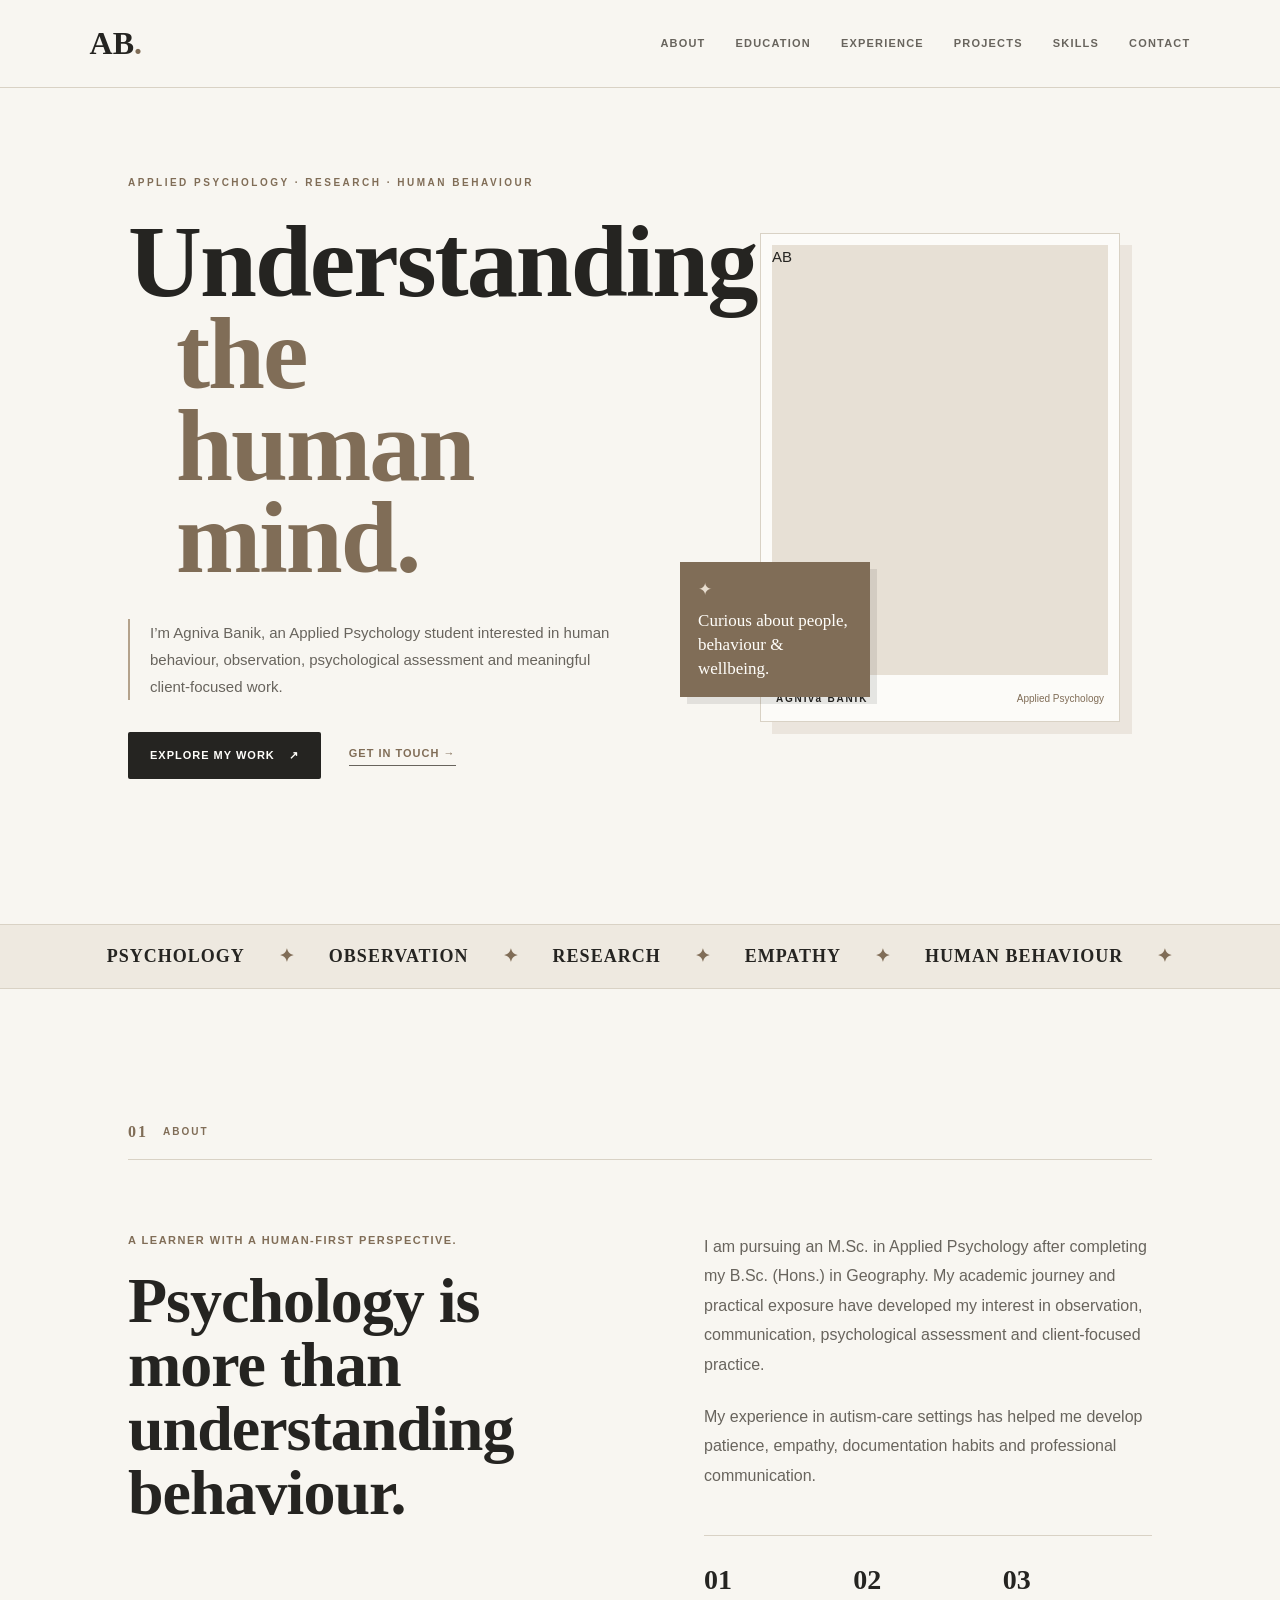
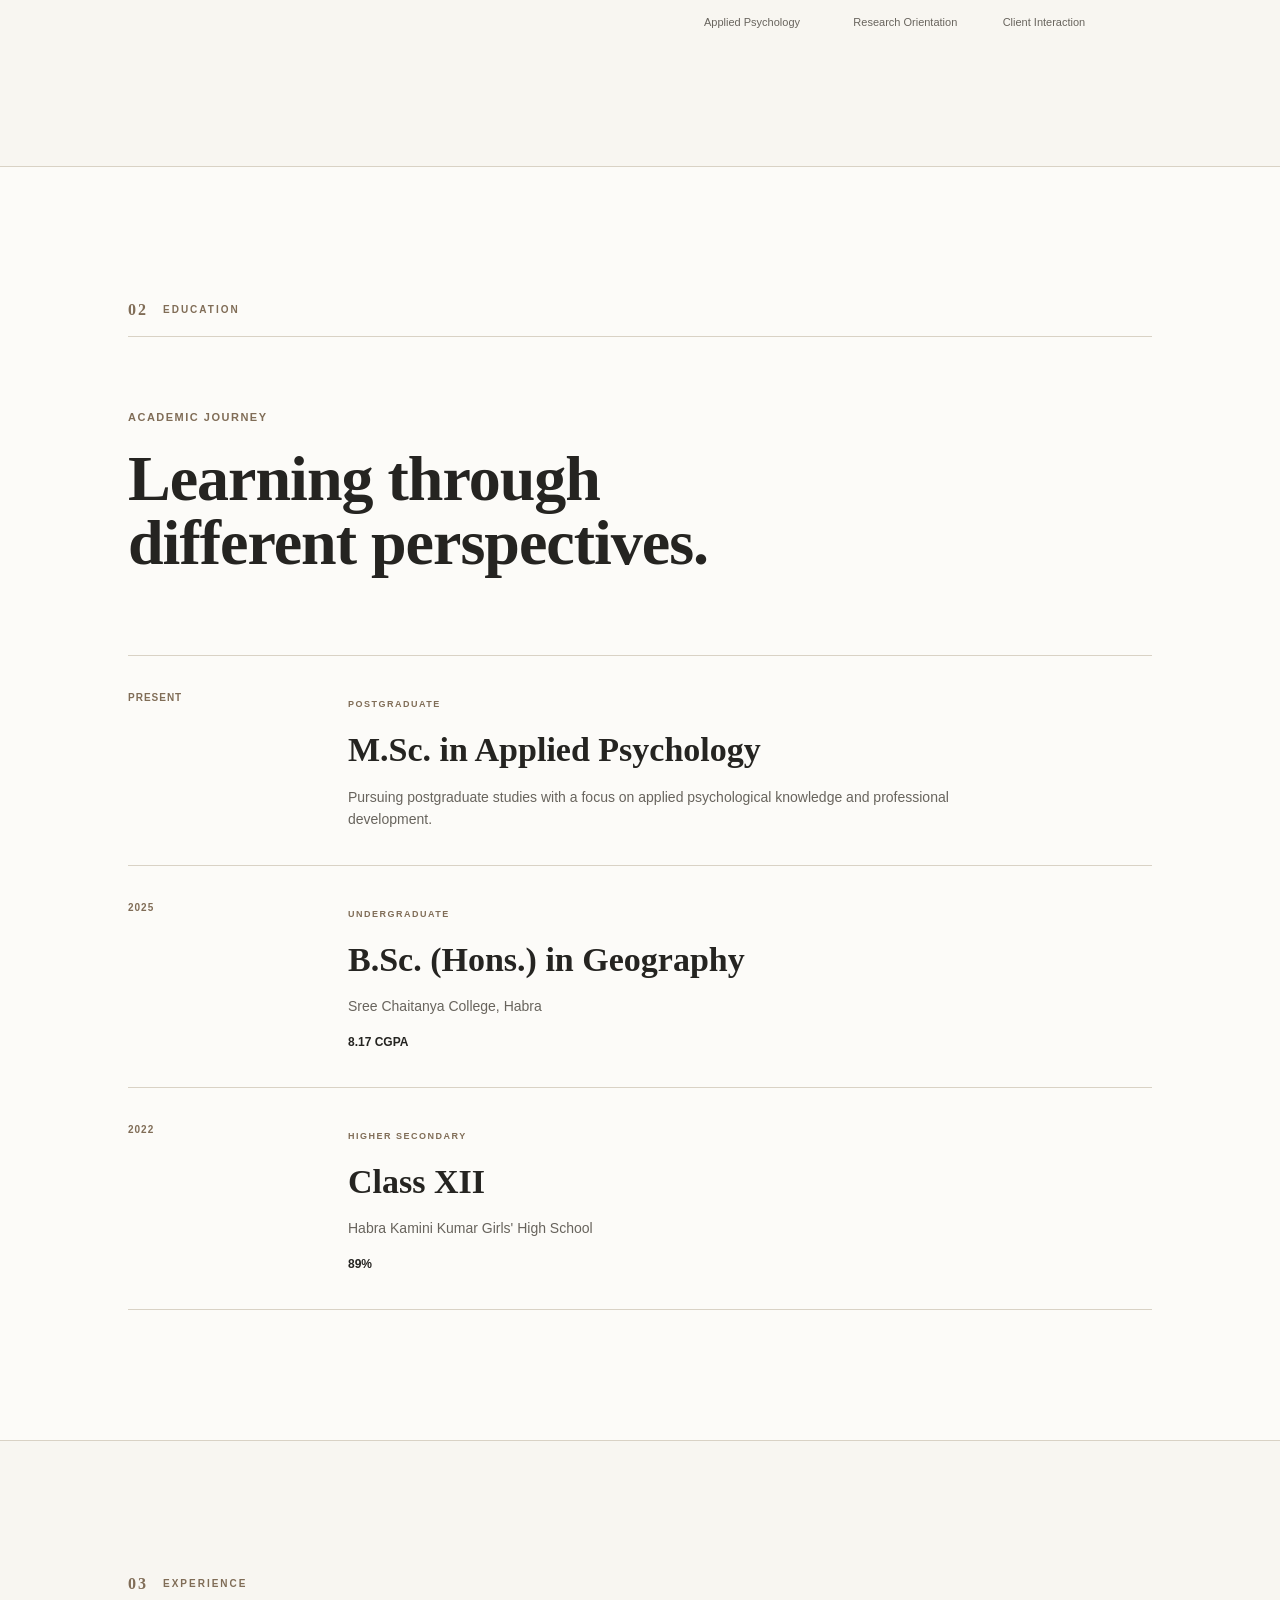
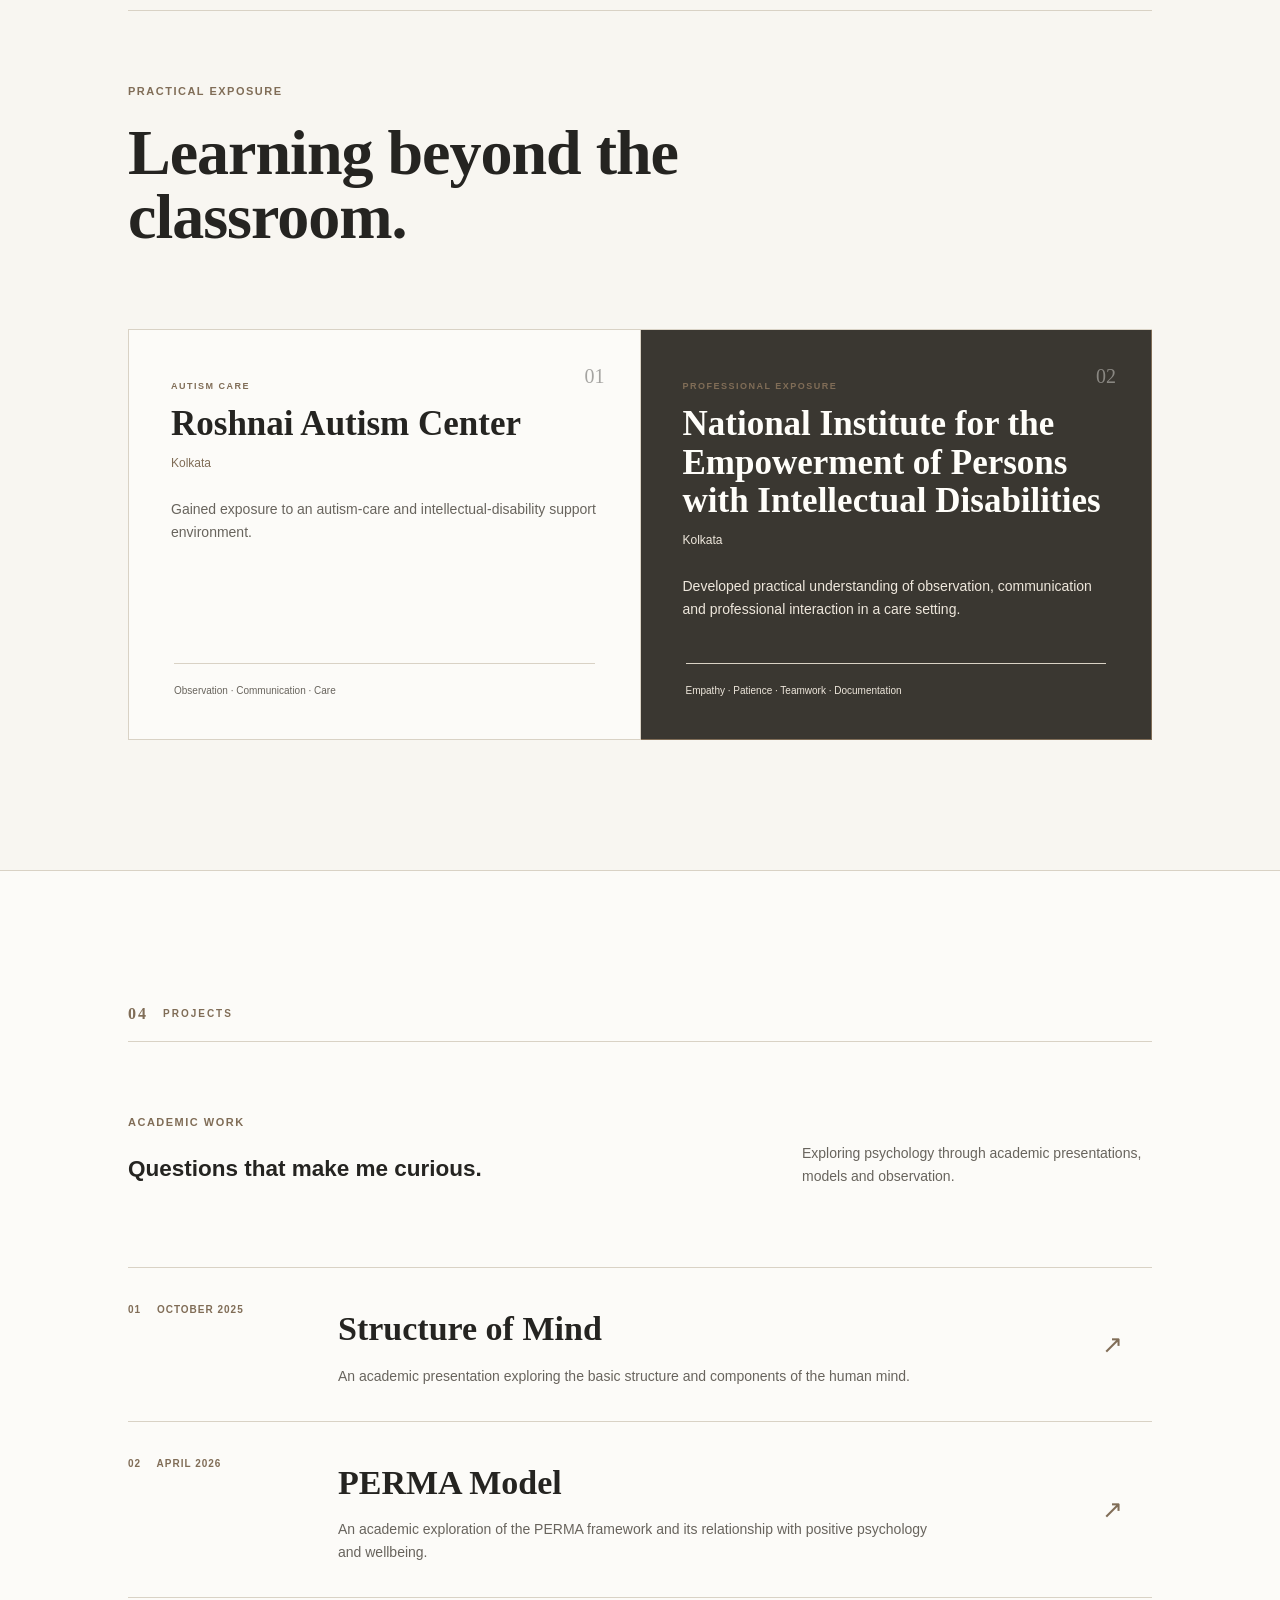
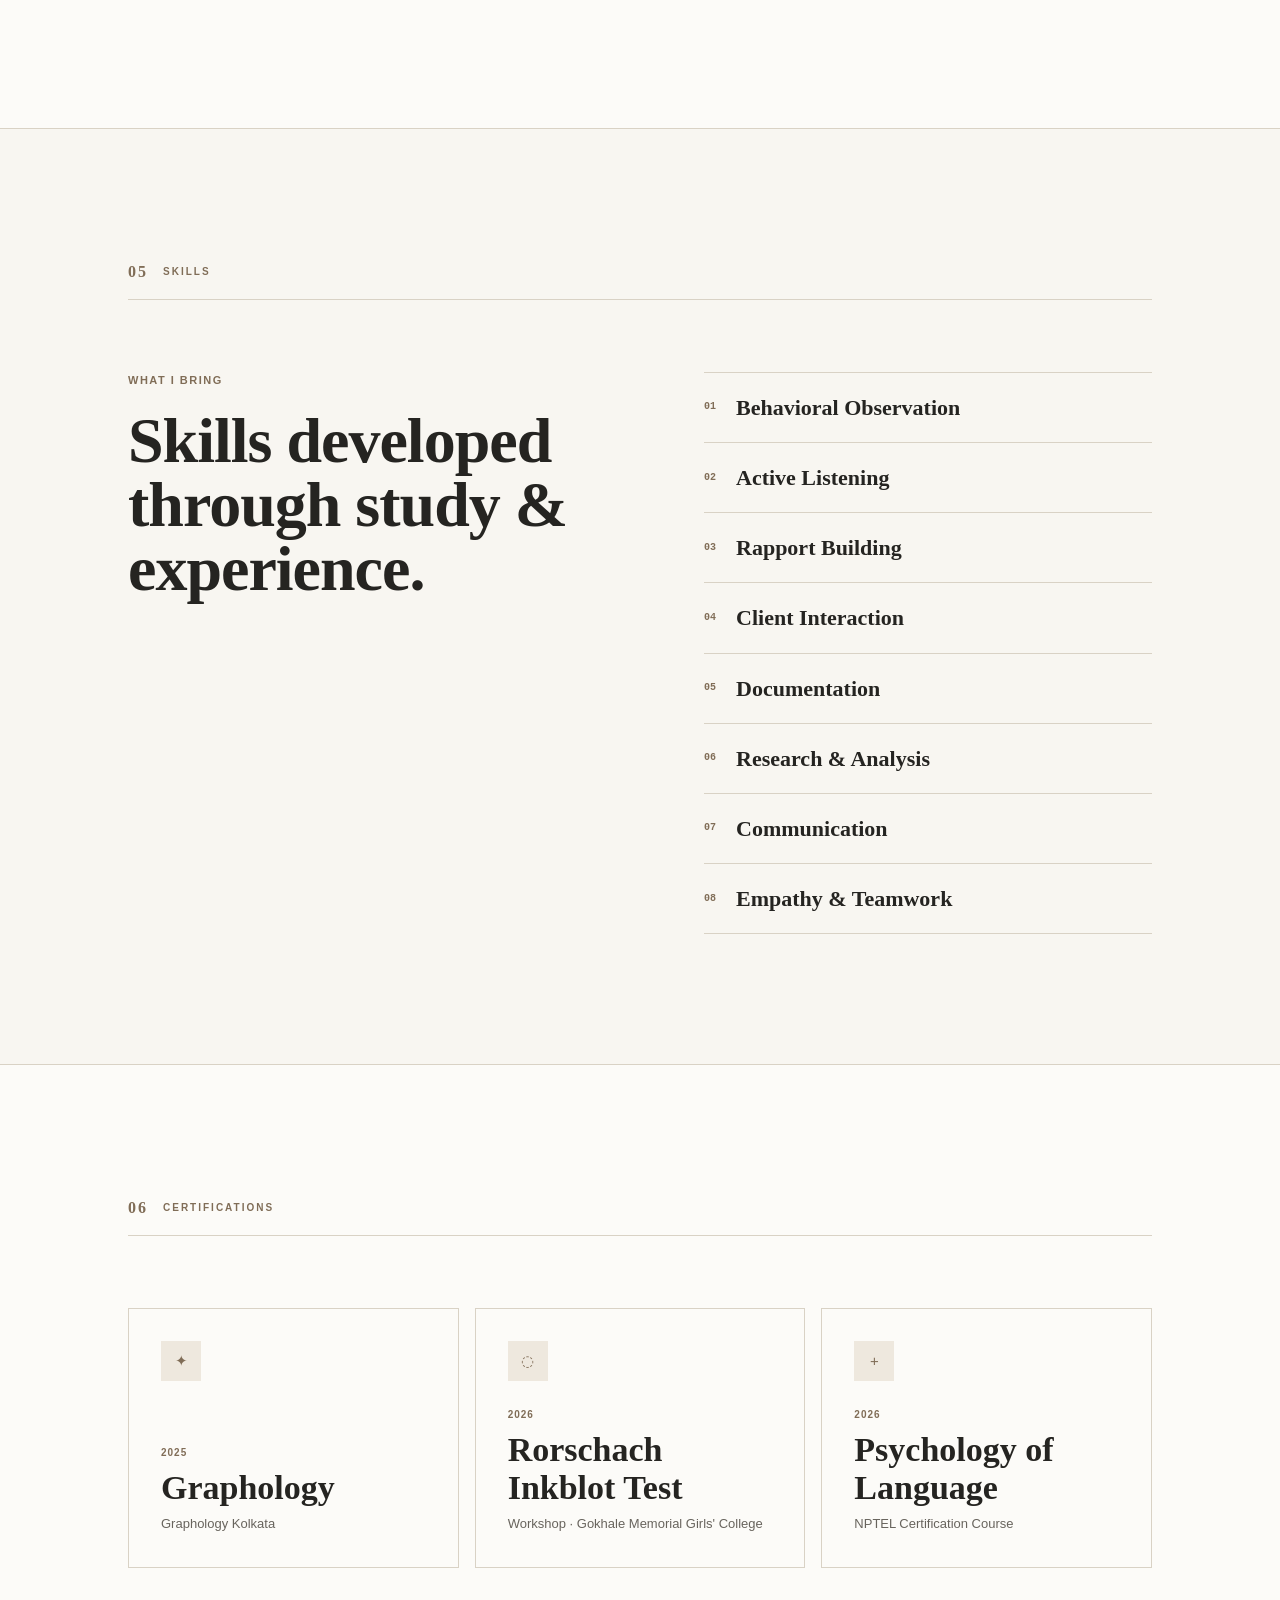
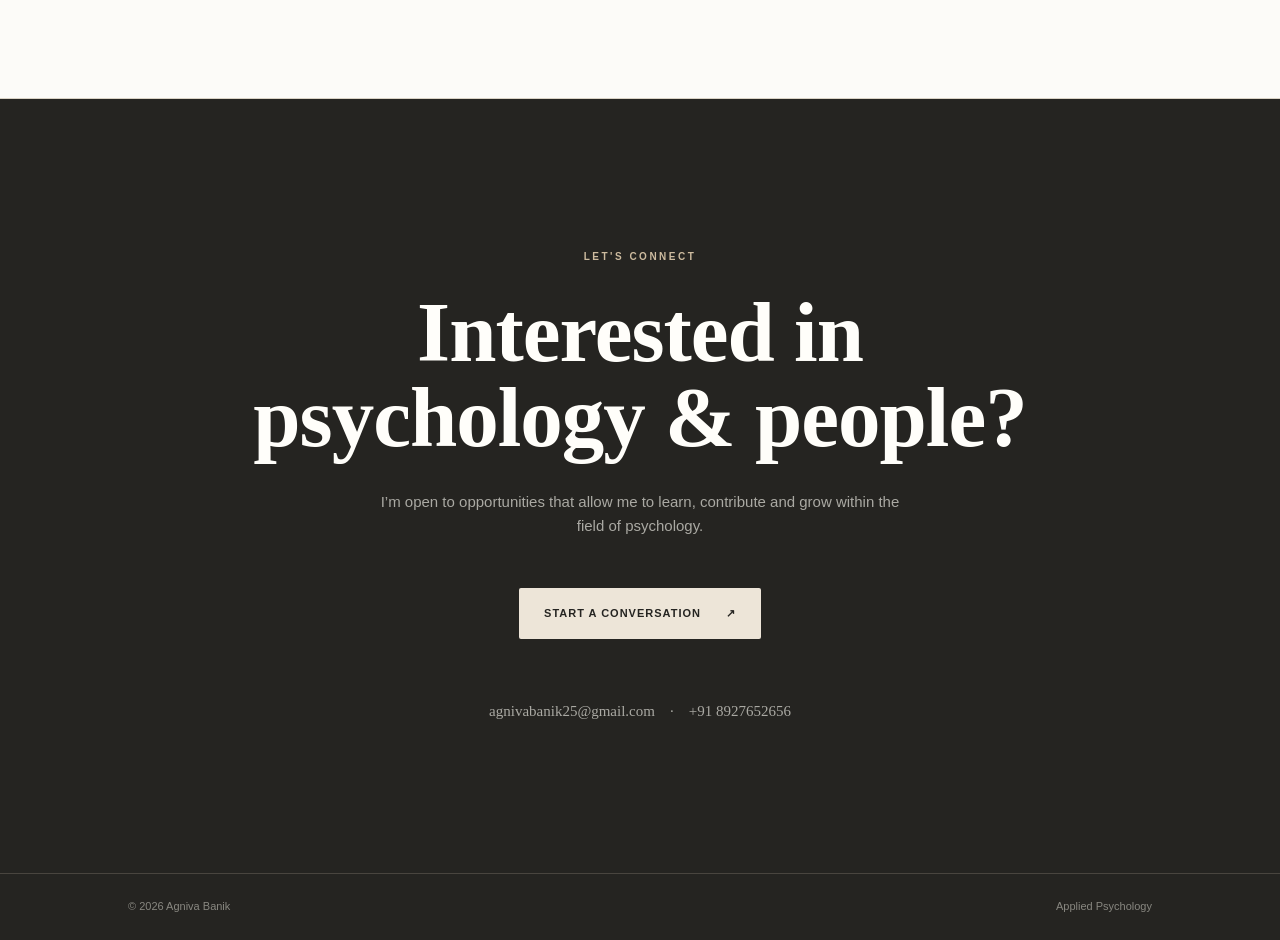
<file: index.html>
<!DOCTYPE html>
<html lang="en">
<head>
    <meta charset="UTF-8">
    <meta name="viewport" content="width=device-width, initial-scale=1.0">

    <title>Agniva Banik — Applied Psychology</title>

    <meta
        name="description"
        content="Agniva Banik — Applied Psychology student, psychology trainee and aspiring mental health professional."
    >

    <link rel="stylesheet" href="style.css">

    <!-- Google Font -->
    <link rel="preconnect" href="https://fonts.googleapis.com">
    <link rel="preconnect" href="https://fonts.gstatic.com" crossorigin>

    <link
        href="https://fonts.googleapis.com/css2?family=DM+Sans:wght@400;500;600&family=Playfair+Display:wght@500;600&display=swap"
        rel="stylesheet"
    >
</head>

<body>

    <!-- ================= NAVBAR ================= -->

    <header class="navbar">

        <a href="#home" class="logo">
            AB<span>.</span>
        </a>

        <nav class="nav-links" id="navLinks">
            <a href="#about">About</a>
            <a href="#education">Education</a>
            <a href="#experience">Experience</a>
            <a href="#projects">Projects</a>
            <a href="#skills">Skills</a>
            <a href="#contact">Contact</a>
        </nav>

        <button class="menu-btn" id="menuBtn" aria-label="Open menu">
            <span></span>
            <span></span>
        </button>

    </header>


    <!-- ================= HERO ================= -->

    <main>

        <section class="hero" id="home">

            <div class="hero-content reveal">

                <p class="eyebrow">
                    APPLIED PSYCHOLOGY · RESEARCH · HUMAN BEHAVIOUR
                </p>

                <h1>
                    Understanding<br>
                    <span>the human mind.</span>
                </h1>

                <p class="hero-description">
                    I’m Agniva Banik, an Applied Psychology student
                    interested in human behaviour, observation,
                    psychological assessment and meaningful
                    client-focused work.
                </p>

                <div class="hero-buttons">

                    <a href="#experience" class="btn btn-dark">
                        Explore my work
                        <span>↗</span>
                    </a>

                    <a href="#contact" class="text-link">
                        Get in touch →
                    </a>

                </div>

            </div>


            <div class="hero-visual reveal">

                <div class="portrait-card">

                    <div class="portrait-placeholder">
                        <span>AB</span>
                    </div>

                    <div class="portrait-info">
                        <span>AGNIva BANIK</span>
                        <small>Applied Psychology</small>
                    </div>

                </div>

                <div class="floating-note">
                    <span>✦</span>
                    Curious about people,
                    behaviour & wellbeing.
                </div>

            </div>

        </section>


        <!-- ================= MARQUEE ================= -->

        <section class="marquee-section">

            <div class="marquee">

                <span>PSYCHOLOGY</span>
                <i>✦</i>

                <span>OBSERVATION</span>
                <i>✦</i>

                <span>RESEARCH</span>
                <i>✦</i>

                <span>EMPATHY</span>
                <i>✦</i>

                <span>HUMAN BEHAVIOUR</span>
                <i>✦</i>

            </div>

        </section>


        <!-- ================= ABOUT ================= -->

        <section class="section about" id="about">

            <div class="section-label reveal">
                <span>01</span>
                ABOUT
            </div>

            <div class="about-grid">

                <div class="section-heading reveal">

                    <p class="small-title">
                        A learner with a human-first perspective.
                    </p>

                    <h2>
                        Psychology is more than
                        understanding behaviour.
                    </h2>

                </div>

                <div class="about-text reveal">

                    <p>
                        I am pursuing an M.Sc. in Applied Psychology
                        after completing my B.Sc. (Hons.) in Geography.
                        My academic journey and practical exposure have
                        developed my interest in observation,
                        communication, psychological assessment and
                        client-focused practice.
                    </p>

                    <p>
                        My experience in autism-care settings has helped
                        me develop patience, empathy, documentation
                        habits and professional communication.
                    </p>

                    <div class="about-facts">

                        <div>
                            <strong>01</strong>
                            <span>Applied Psychology</span>
                        </div>

                        <div>
                            <strong>02</strong>
                            <span>Research Orientation</span>
                        </div>

                        <div>
                            <strong>03</strong>
                            <span>Client Interaction</span>
                        </div>

                    </div>

                </div>

            </div>

        </section>


        <!-- ================= EDUCATION ================= -->

        <section class="section education" id="education">

            <div class="section-label reveal">
                <span>02</span>
                EDUCATION
            </div>

            <div class="section-intro reveal">

                <p class="small-title">Academic journey</p>

                <h2>
                    Learning through
                    different perspectives.
                </h2>

            </div>

            <div class="timeline">

                <article class="timeline-item reveal">

                    <div class="timeline-year">
                        PRESENT
                    </div>

                    <div class="timeline-content">

                        <span class="tag">POSTGRADUATE</span>

                        <h3>
                            M.Sc. in Applied Psychology
                        </h3>

                        <p>
                            Pursuing postgraduate studies with a focus
                            on applied psychological knowledge and
                            professional development.
                        </p>

                    </div>

                </article>


                <article class="timeline-item reveal">

                    <div class="timeline-year">
                        2025
                    </div>

                    <div class="timeline-content">

                        <span class="tag">UNDERGRADUATE</span>

                        <h3>
                            B.Sc. (Hons.) in Geography
                        </h3>

                        <p>
                            Sree Chaitanya College, Habra
                        </p>

                        <strong class="grade">
                            8.17 CGPA
                        </strong>

                    </div>

                </article>


                <article class="timeline-item reveal">

                    <div class="timeline-year">
                        2022
                    </div>

                    <div class="timeline-content">

                        <span class="tag">HIGHER SECONDARY</span>

                        <h3>
                            Class XII
                        </h3>

                        <p>
                            Habra Kamini Kumar Girls' High School
                        </p>

                        <strong class="grade">
                            89%
                        </strong>

                    </div>

                </article>

            </div>

        </section>


        <!-- ================= EXPERIENCE ================= -->

        <section class="section experience" id="experience">

            <div class="section-label reveal">
                <span>03</span>
                EXPERIENCE
            </div>

            <div class="section-intro reveal">

                <p class="small-title">
                    Practical exposure
                </p>

                <h2>
                    Learning beyond
                    the classroom.
                </h2>

            </div>


            <div class="experience-grid">

                <article class="experience-card reveal">

                    <div class="card-number">
                        01
                    </div>

                    <span class="tag">
                        AUTISM CARE
                    </span>

                    <h3>
                        Roshnai Autism Center
                    </h3>

                    <p class="location">
                        Kolkata
                    </p>

                    <p>
                        Gained exposure to an autism-care and
                        intellectual-disability support environment.
                    </p>

                    <div class="card-line"></div>

                    <span class="card-footer">
                        Observation · Communication · Care
                    </span>

                </article>


                <article class="experience-card featured reveal">

                    <div class="card-number">
                        02
                    </div>

                    <span class="tag">
                        PROFESSIONAL EXPOSURE
                    </span>

                    <h3>
                        National Institute for the
                        Empowerment of Persons with
                        Intellectual Disabilities
                    </h3>

                    <p class="location">
                        Kolkata
                    </p>

                    <p>
                        Developed practical understanding of
                        observation, communication and professional
                        interaction in a care setting.
                    </p>

                    <div class="card-line"></div>

                    <span class="card-footer">
                        Empathy · Patience · Teamwork · Documentation
                    </span>

                </article>

            </div>

        </section>


        <!-- ================= PROJECTS ================= -->

        <section class="section projects" id="projects">

            <div class="section-label reveal">
                <span>04</span>
                PROJECTS
            </div>

            <div class="projects-heading reveal">

                <div>
                    <p class="small-title">
                        Academic work
                    </p>

                    <h2>
                        Questions that
                        make me curious.
                    </h2>
                </div>

                <p>
                    Exploring psychology through academic
                    presentations, models and observation.
                </p>

            </div>


            <div class="project-list">

                <article class="project reveal">

                    <div class="project-meta">
                        <span>01</span>
                        OCTOBER 2025
                    </div>

                    <div class="project-main">

                        <h3>
                            Structure of Mind
                        </h3>

                        <p>
                            An academic presentation exploring the
                            basic structure and components of the
                            human mind.
                        </p>

                    </div>

                    <div class="project-arrow">
                        ↗
                    </div>

                </article>


                <article class="project reveal">

                    <div class="project-meta">
                        <span>02</span>
                        APRIL 2026
                    </div>

                    <div class="project-main">

                        <h3>
                            PERMA Model
                        </h3>

                        <p>
                            An academic exploration of the PERMA
                            framework and its relationship with
                            positive psychology and wellbeing.
                        </p>

                    </div>

                    <div class="project-arrow">
                        ↗
                    </div>

                </article>

            </div>

        </section>


        <!-- ================= SKILLS ================= -->

        <section class="section skills" id="skills">

            <div class="section-label reveal">
                <span>05</span>
                SKILLS
            </div>

            <div class="skills-grid">

                <div class="skills-heading reveal">

                    <p class="small-title">
                        What I bring
                    </p>

                    <h2>
                        Skills developed
                        through study & experience.
                    </h2>

                </div>


                <div class="skills-list reveal">

                    <div class="skill">
                        <span>01</span>
                        Behavioral Observation
                    </div>

                    <div class="skill">
                        <span>02</span>
                        Active Listening
                    </div>

                    <div class="skill">
                        <span>03</span>
                        Rapport Building
                    </div>

                    <div class="skill">
                        <span>04</span>
                        Client Interaction
                    </div>

                    <div class="skill">
                        <span>05</span>
                        Documentation
                    </div>

                    <div class="skill">
                        <span>06</span>
                        Research & Analysis
                    </div>

                    <div class="skill">
                        <span>07</span>
                        Communication
                    </div>

                    <div class="skill">
                        <span>08</span>
                        Empathy & Teamwork
                    </div>

                </div>

            </div>

        </section>


        <!-- ================= CERTIFICATIONS ================= -->

        <section class="section certifications">

            <div class="section-label reveal">
                <span>06</span>
                CERTIFICATIONS
            </div>

            <div class="cert-grid">

                <article class="cert-card reveal">

                    <div class="cert-icon">
                        ✦
                    </div>

                    <span>2025</span>

                    <h3>
                        Graphology
                    </h3>

                    <p>
                        Graphology Kolkata
                    </p>

                </article>


                <article class="cert-card reveal">

                    <div class="cert-icon">
                        ◌
                    </div>

                    <span>2026</span>

                    <h3>
                        Rorschach Inkblot Test
                    </h3>

                    <p>
                        Workshop · Gokhale Memorial Girls' College
                    </p>

                </article>


                <article class="cert-card reveal">

                    <div class="cert-icon">
                        +
                    </div>

                    <span>2026</span>

                    <h3>
                        Psychology of Language
                    </h3>

                    <p>
                        NPTEL Certification Course
                    </p>

                </article>

            </div>

        </section>


        <!-- ================= CONTACT ================= -->

        <section class="contact-section" id="contact">

            <div class="contact-inner reveal">

                <p class="eyebrow">
                    LET'S CONNECT
                </p>

                <h2>
                    Interested in
                    psychology & people?
                </h2>

                <p>
                    I’m open to opportunities that allow me to
                    learn, contribute and grow within the field
                    of psychology.
                </p>

                <a
                    href="mailto:agnivabanik25@gmail.com"
                    class="contact-button"
                >
                    Start a conversation
                    <span>↗</span>
                </a>

                <div class="contact-details">

                    <a href="mailto:agnivabanik25@gmail.com">
                        agnivabanik25@gmail.com
                    </a>

                    <span>·</span>

                    <a href="tel:+918927652656">
                        +91 8927652656
                    </a>

                </div>

            </div>

        </section>

    </main>


    <!-- ================= FOOTER ================= -->

    <footer>

        <div>
            © <span id="year"></span> Agniva Banik
        </div>

        <div>
            Applied Psychology
        </div>

    </footer>


    <script src="logic.js"></script>

</body>
</html>
</file>
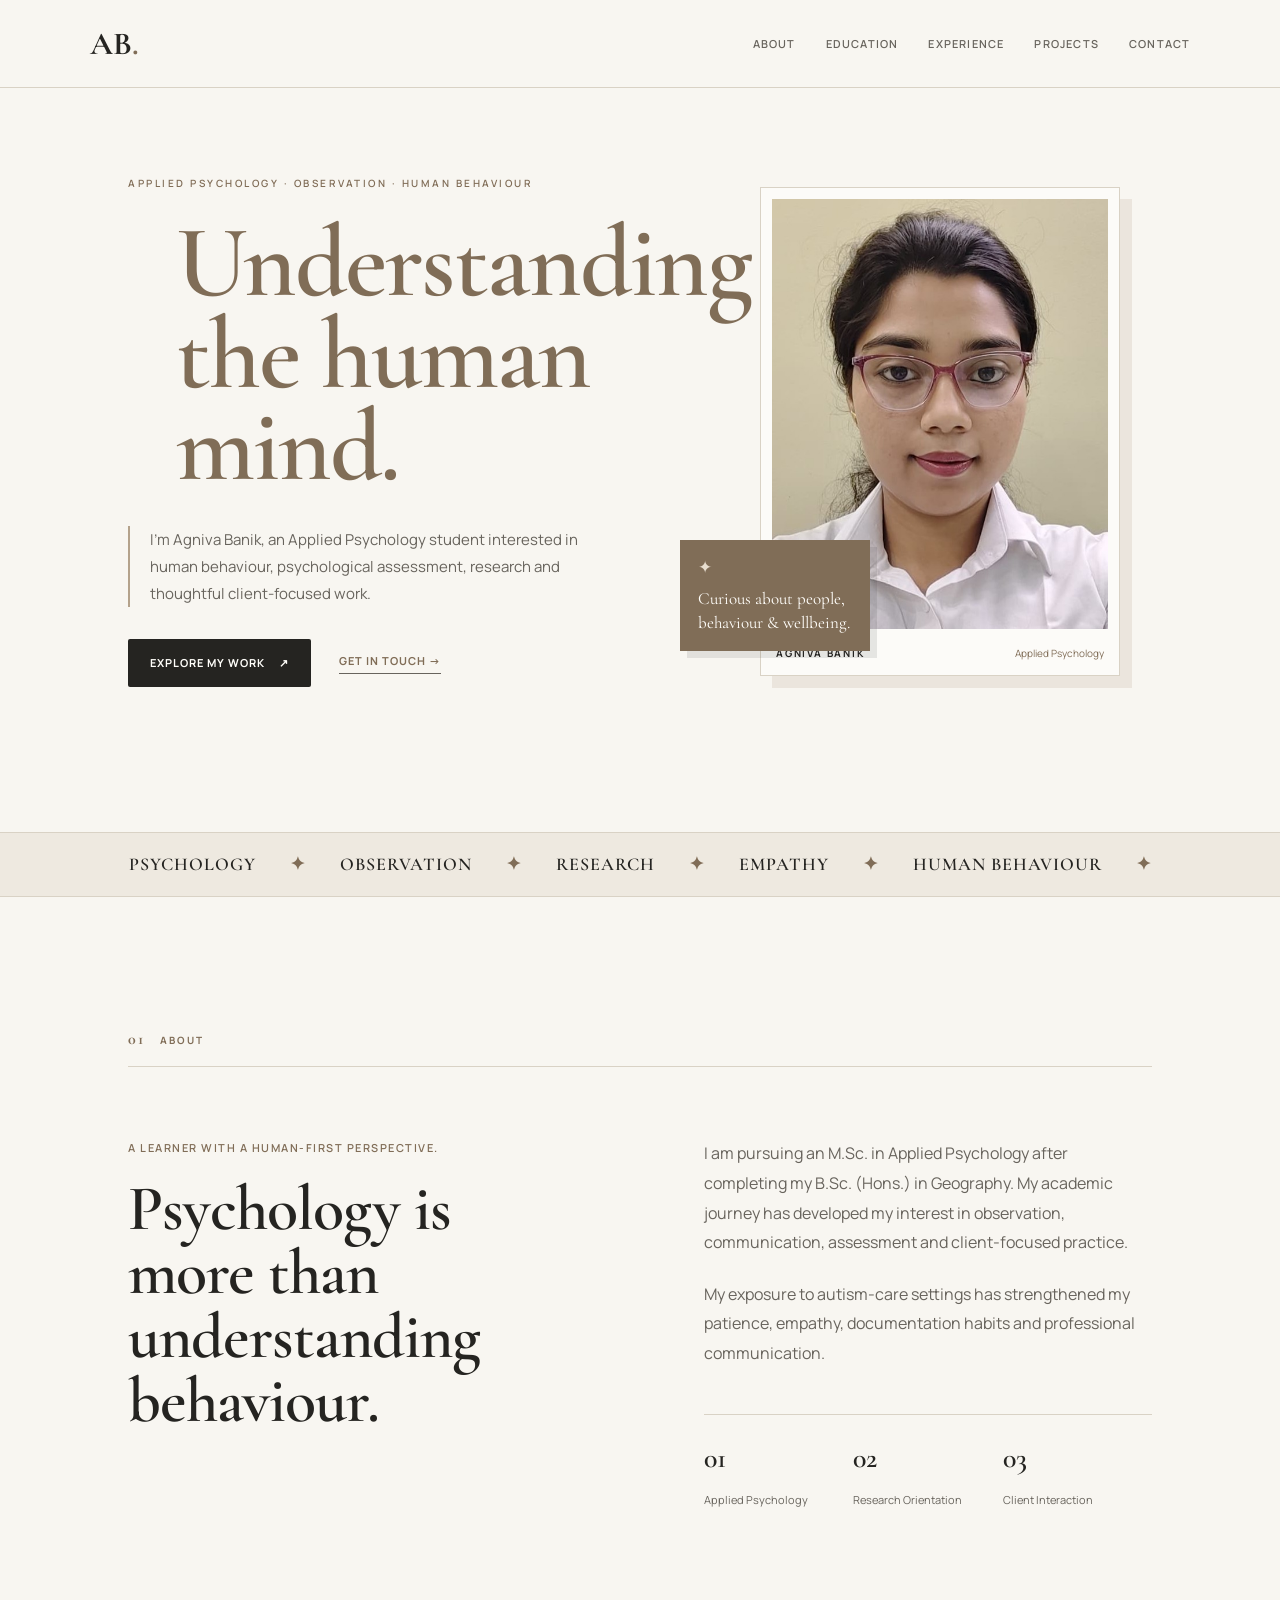
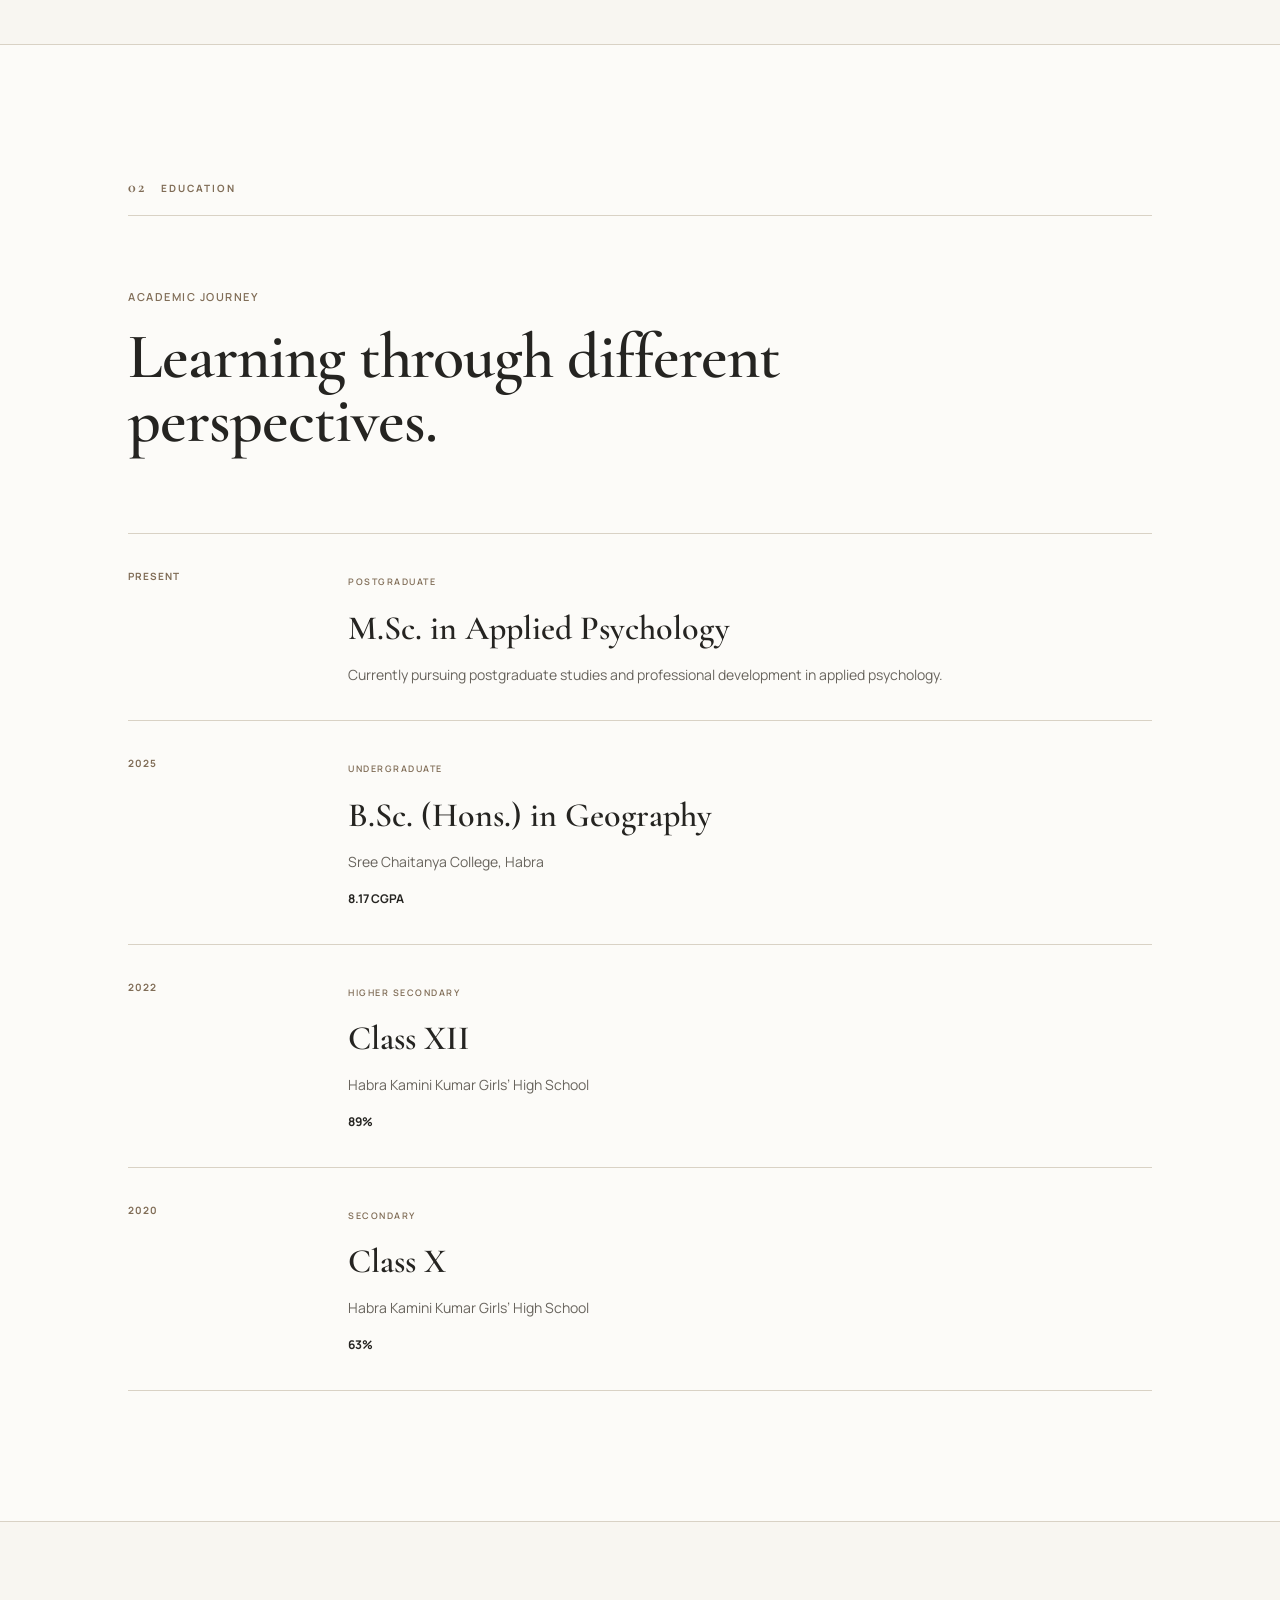
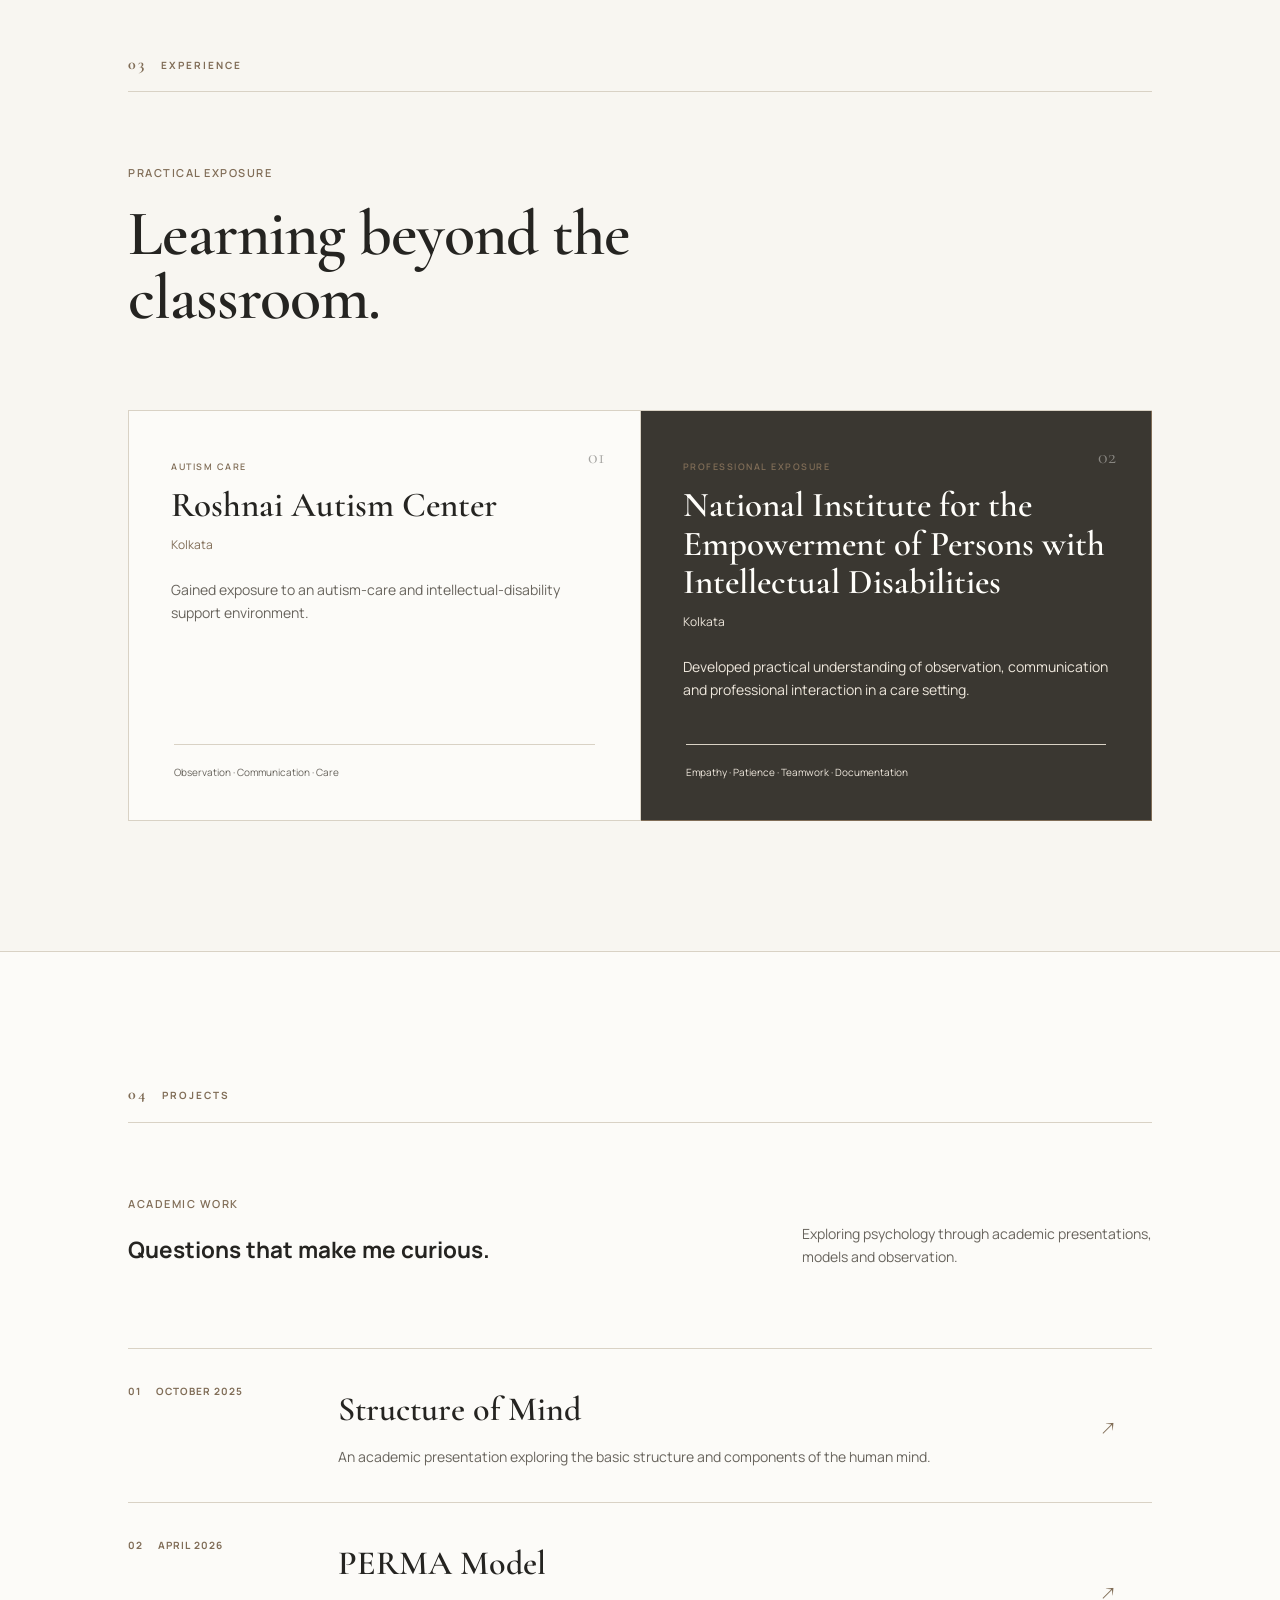
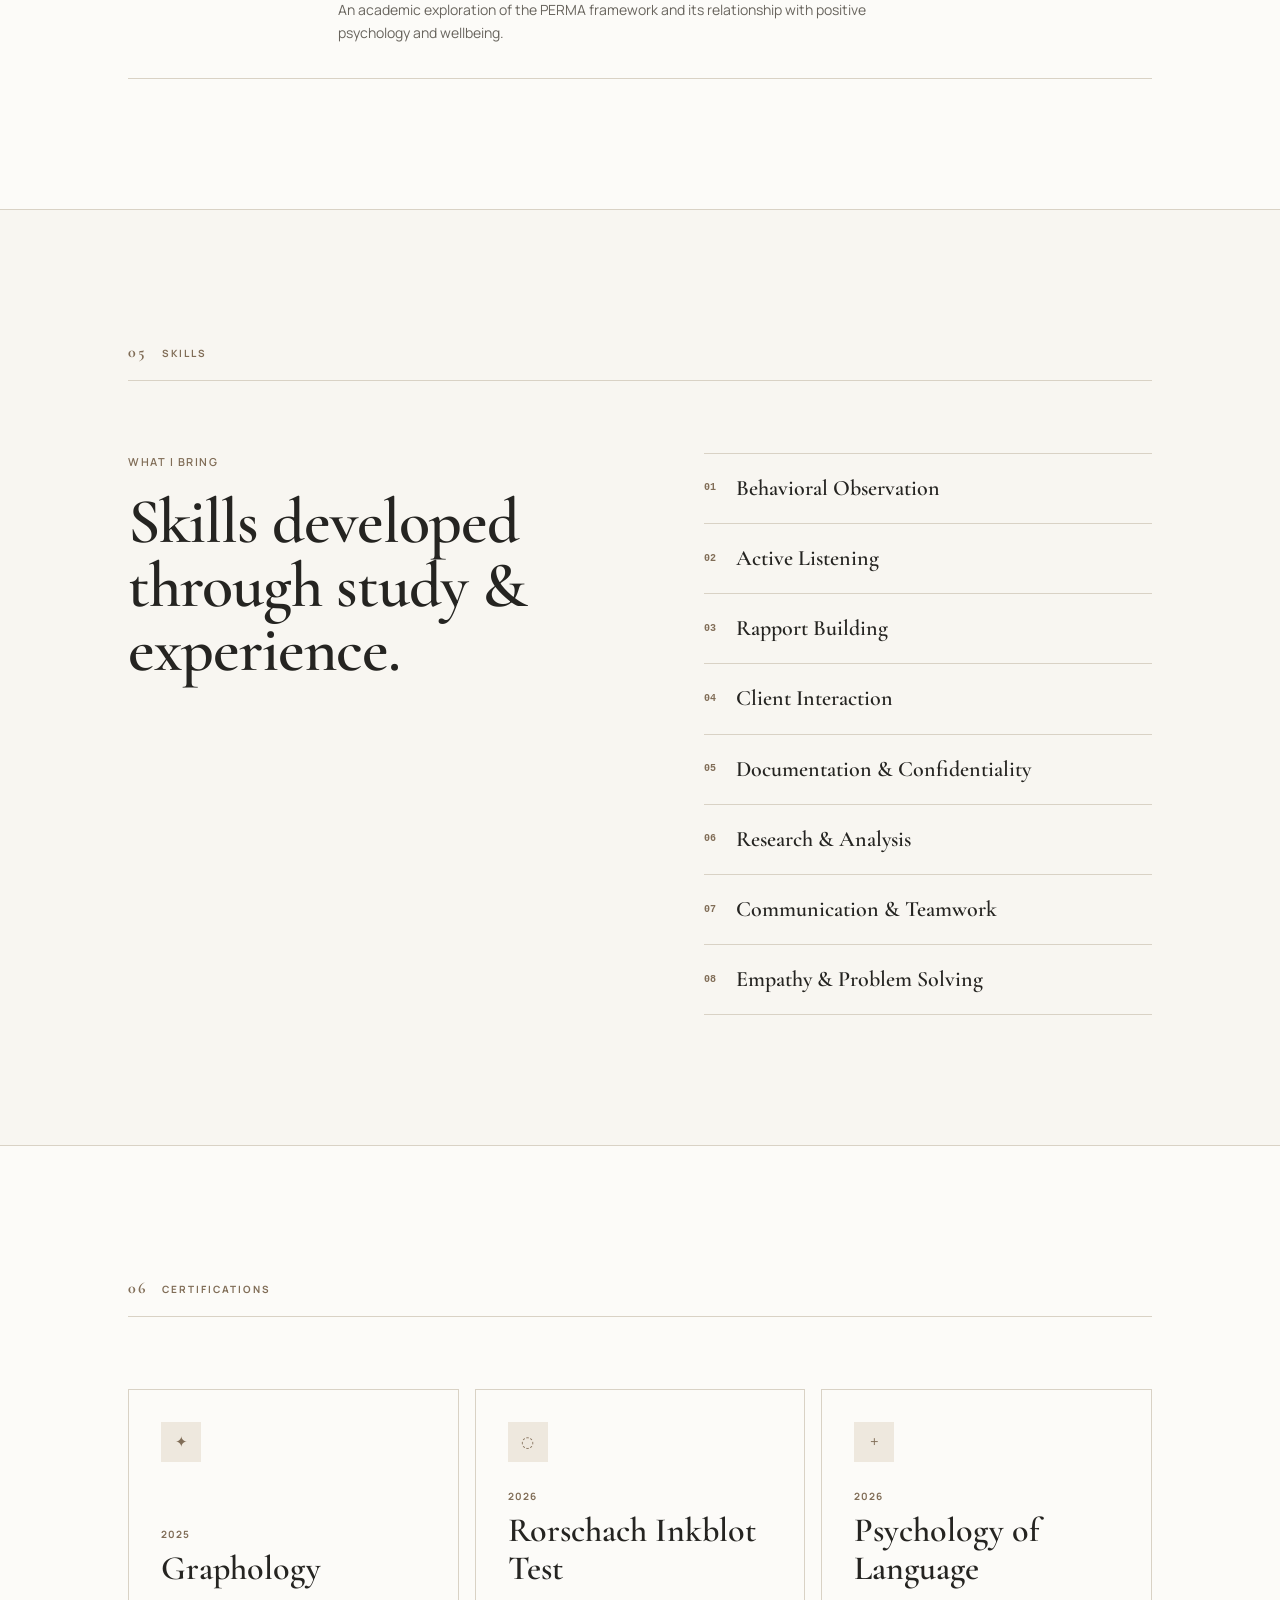
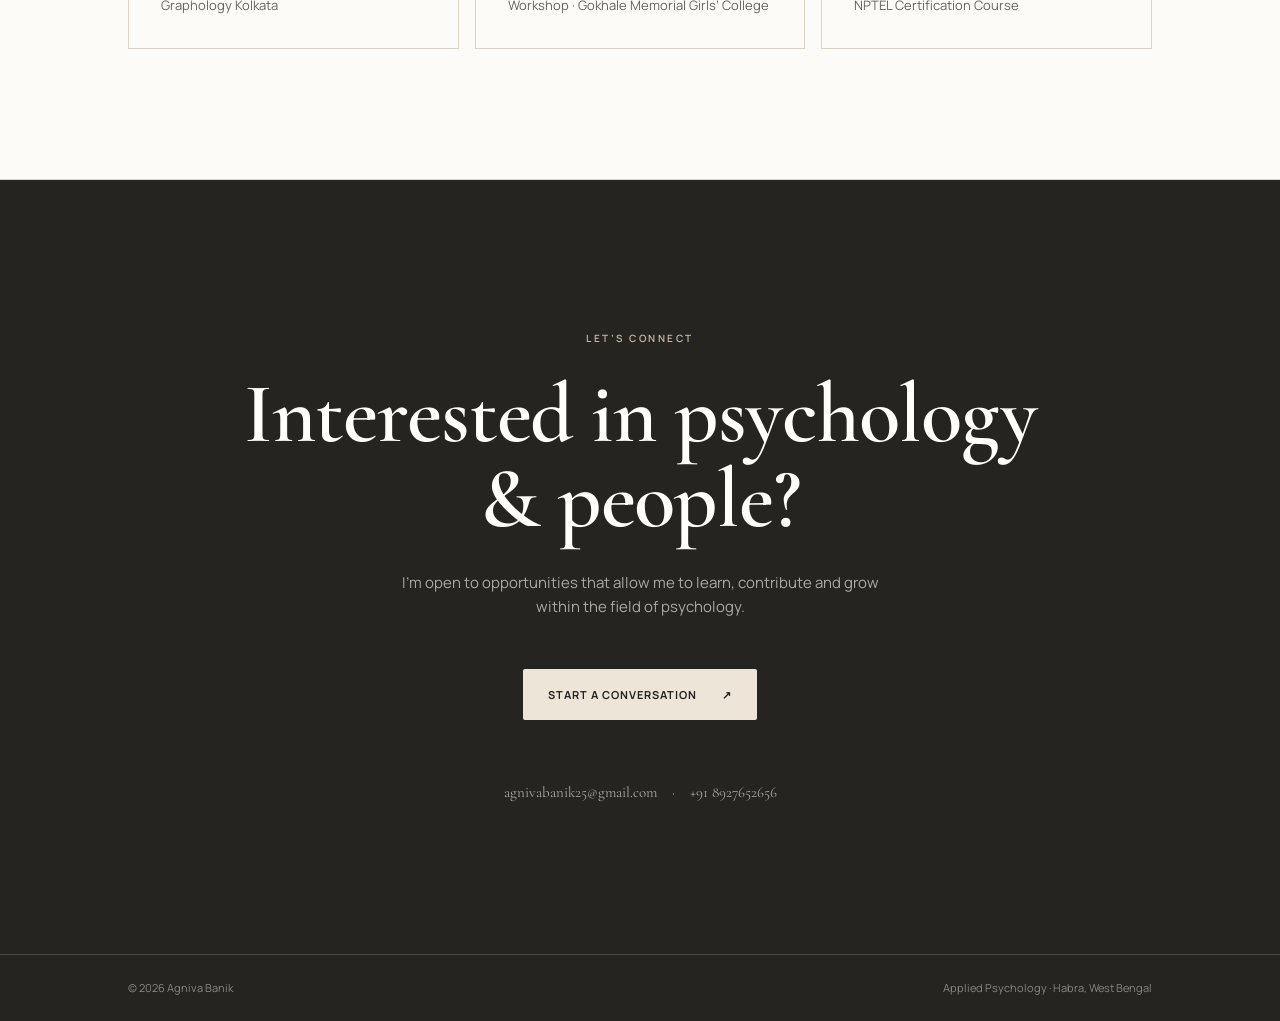
<file: 1.html>
<!DOCTYPE html>
<html lang="en">
<head>
	<meta charset="UTF-8">
	<meta name="viewport" content="width=device-width, initial-scale=1.0">
	<meta name="description" content="Agniva Banik — Applied Psychology student and aspiring mental health professional.">
	<title>Agniva Banik | Applied Psychology</title>
	<link rel="preconnect" href="https://fonts.googleapis.com">
	<link rel="preconnect" href="https://fonts.gstatic.com" crossorigin>
	<link href="https://fonts.googleapis.com/css2?family=Cormorant+Garamond:wght@500;600;700&family=Manrope:wght@400;500;600;700&display=swap" rel="stylesheet">
	<link rel="stylesheet" href="style.css">
</head>
<body>
	<header class="navbar">
		<a class="logo" href="#home">AB<span>.</span></a>
		<nav class="nav-links" id="navLinks" aria-label="Primary navigation">
			<a href="#about">About</a><a href="#education">Education</a><a href="#experience">Experience</a><a href="#projects">Projects</a><a href="#contact">Contact</a>
		</nav>
		<button class="menu-btn" id="menuBtn" type="button" aria-label="Open menu" aria-expanded="false"><span></span><span></span></button>
	</header>
	<main>
		<section class="hero" id="home">
			<div class="hero-content reveal"><p class="eyebrow">APPLIED PSYCHOLOGY · OBSERVATION · HUMAN BEHAVIOUR</p><h1><span class="hero-heading-first">Understanding</span><br><span>the human mind.</span></h1><p class="hero-description">I’m Agniva Banik, an Applied Psychology student interested in human behaviour, psychological assessment, research and thoughtful client-focused work.</p><div class="hero-buttons"><a class="btn btn-dark" href="#experience">Explore my work <span>↗</span></a><a class="text-link" href="mailto:agnivabanik25@gmail.com">Get in touch →</a></div></div>
			<div class="hero-visual reveal"><div class="portrait-card"><div class="portrait-placeholder"><img src="image/agniva-profile.jpeg" alt="Portrait of Agniva Banik"></div><div class="portrait-info"><span>AGNIVA BANIK</span><small>Applied Psychology</small></div></div><div class="floating-note"><span>✦</span>Curious about people, behaviour &amp; wellbeing.</div></div>
		</section>
		<section class="marquee-section" aria-label="Areas of interest"><div class="marquee"><span>PSYCHOLOGY</span><i>✦</i><span>OBSERVATION</span><i>✦</i><span>RESEARCH</span><i>✦</i><span>EMPATHY</span><i>✦</i><span>HUMAN BEHAVIOUR</span><i>✦</i></div></section>
		<section class="section about" id="about"><div class="section-label reveal"><span>01</span> ABOUT</div><div class="about-grid"><div class="section-heading reveal"><p class="small-title">A learner with a human-first perspective.</p><h2>Psychology is more than understanding behaviour.</h2></div><div class="about-text reveal"><p>I am pursuing an M.Sc. in Applied Psychology after completing my B.Sc. (Hons.) in Geography. My academic journey has developed my interest in observation, communication, assessment and client-focused practice.</p><p>My exposure to autism-care settings has strengthened my patience, empathy, documentation habits and professional communication.</p><div class="about-facts"><div><strong>01</strong><span>Applied Psychology</span></div><div><strong>02</strong><span>Research Orientation</span></div><div><strong>03</strong><span>Client Interaction</span></div></div></div></div></section>
		<section class="section education" id="education"><div class="section-label reveal"><span>02</span> EDUCATION</div><div class="section-intro reveal"><p class="small-title">Academic journey</p><h2>Learning through different perspectives.</h2></div><div class="timeline"><article class="timeline-item reveal"><div class="timeline-year">PRESENT</div><div class="timeline-content"><span class="tag">POSTGRADUATE</span><h3>M.Sc. in Applied Psychology</h3><p>Currently pursuing postgraduate studies and professional development in applied psychology.</p></div></article><article class="timeline-item reveal"><div class="timeline-year">2025</div><div class="timeline-content"><span class="tag">UNDERGRADUATE</span><h3>B.Sc. (Hons.) in Geography</h3><p>Sree Chaitanya College, Habra</p><strong class="grade">8.17 CGPA</strong></div></article><article class="timeline-item reveal"><div class="timeline-year">2022</div><div class="timeline-content"><span class="tag">HIGHER SECONDARY</span><h3>Class XII</h3><p>Habra Kamini Kumar Girls’ High School</p><strong class="grade">89%</strong></div></article><article class="timeline-item reveal"><div class="timeline-year">2020</div><div class="timeline-content"><span class="tag">SECONDARY</span><h3>Class X</h3><p>Habra Kamini Kumar Girls’ High School</p><strong class="grade">63%</strong></div></article></div></section>
		<section class="section experience" id="experience"><div class="section-label reveal"><span>03</span> EXPERIENCE</div><div class="section-intro reveal"><p class="small-title">Practical exposure</p><h2>Learning beyond the classroom.</h2></div><div class="experience-grid"><article class="experience-card reveal"><div class="card-number">01</div><span class="tag">AUTISM CARE</span><h3>Roshnai Autism Center</h3><p class="location">Kolkata</p><p>Gained exposure to an autism-care and intellectual-disability support environment.</p><div class="card-line"></div><span class="card-footer">Observation · Communication · Care</span></article><article class="experience-card featured reveal"><div class="card-number">02</div><span class="tag">PROFESSIONAL EXPOSURE</span><h3>National Institute for the Empowerment of Persons with Intellectual Disabilities</h3><p class="location">Kolkata</p><p>Developed practical understanding of observation, communication and professional interaction in a care setting.</p><div class="card-line"></div><span class="card-footer">Empathy · Patience · Teamwork · Documentation</span></article></div></section>
		<section class="section projects" id="projects"><div class="section-label reveal"><span>04</span> PROJECTS</div><div class="projects-heading reveal"><div><p class="small-title">Academic work</p><h2>Questions that make me curious.</h2></div><p>Exploring psychology through academic presentations, models and observation.</p></div><div class="project-list"><article class="project reveal"><div class="project-meta"><span>01</span> OCTOBER 2025</div><div class="project-main"><h3>Structure of Mind</h3><p>An academic presentation exploring the basic structure and components of the human mind.</p></div><div class="project-arrow">↗</div></article><article class="project reveal"><div class="project-meta"><span>02</span> APRIL 2026</div><div class="project-main"><h3>PERMA Model</h3><p>An academic exploration of the PERMA framework and its relationship with positive psychology and wellbeing.</p></div><div class="project-arrow">↗</div></article></div></section>
		<section class="section skills" id="skills"><div class="section-label reveal"><span>05</span> SKILLS</div><div class="skills-grid"><div class="skills-heading reveal"><p class="small-title">What I bring</p><h2>Skills developed through study &amp; experience.</h2></div><div class="skills-list reveal"><div class="skill"><span>01</span>Behavioral Observation</div><div class="skill"><span>02</span>Active Listening</div><div class="skill"><span>03</span>Rapport Building</div><div class="skill"><span>04</span>Client Interaction</div><div class="skill"><span>05</span>Documentation &amp; Confidentiality</div><div class="skill"><span>06</span>Research &amp; Analysis</div><div class="skill"><span>07</span>Communication &amp; Teamwork</div><div class="skill"><span>08</span>Empathy &amp; Problem Solving</div></div></div></section>
		<section class="section certifications"><div class="section-label reveal"><span>06</span> CERTIFICATIONS</div><div class="cert-grid"><article class="cert-card reveal"><div class="cert-icon">✦</div><span>2025</span><h3>Graphology</h3><p>Graphology Kolkata</p></article><article class="cert-card reveal"><div class="cert-icon">◌</div><span>2026</span><h3>Rorschach Inkblot Test</h3><p>Workshop · Gokhale Memorial Girls’ College</p></article><article class="cert-card reveal"><div class="cert-icon">+</div><span>2026</span><h3>Psychology of Language</h3><p>NPTEL Certification Course</p></article></div></section>
		<section class="contact-section" id="contact"><div class="contact-inner reveal"><p class="eyebrow">LET’S CONNECT</p><h2>Interested in psychology &amp; people?</h2><p>I’m open to opportunities that allow me to learn, contribute and grow within the field of psychology.</p><a class="contact-button" href="mailto:agnivabanik25@gmail.com">Start a conversation <span>↗</span></a><div class="contact-details"><a href="mailto:agnivabanik25@gmail.com">agnivabanik25@gmail.com</a><span>·</span><a href="tel:+918927652656">+91 8927652656</a></div></div></section>
	</main>
	<footer><div>© <span id="year"></span> Agniva Banik</div><div>Applied Psychology · Habra, West Bengal</div></footer>
	<script src="logic.js"></script>
</body>
</html>
</file>
<file: style.css>
/* =========================================
   AGNIVA BANIK — PSYCHOLOGY PORTFOLIO
   Clean / Minimal / Editorial
========================================= */

:root {
    --bg: #f5f2eb;
    --paper: #fbfaf6;
    --dark: #292823;
    --muted: #77756d;
    --line: #d9d5cb;
    --sage: #9aa695;
    --sage-dark: #697464;
    --white: #ffffff;
    --serif: "Playfair Display", Georgia, serif;
    --sans: "DM Sans", Arial, sans-serif;
}

* {
    margin: 0;
    padding: 0;
    box-sizing: border-box;
}

html {
    scroll-behavior: smooth;
}

body {
    background: var(--bg);
    color: var(--dark);
    font-family: var(--sans);
    line-height: 1.6;
    overflow-x: hidden;
}

body,
button,
a {
    -webkit-font-smoothing: antialiased;
}

a {
    color: inherit;
    text-decoration: none;
}

button {
    font: inherit;
}

img {
    display: block;
    max-width: 100%;
}

/* NAVBAR */
.navbar {
    position: fixed;
    inset: 0 0 auto 0;
    height: 82px;
    padding: 0 6vw;
    display: flex;
    align-items: center;
    justify-content: space-between;
    background: rgba(245, 242, 235, .88);
    backdrop-filter: blur(16px);
    -webkit-backdrop-filter: blur(16px);
    border-bottom: 1px solid rgba(217, 213, 203, .65);
    z-index: 1000;
}

.logo {
    font-size: 22px;
    font-weight: 700;
    letter-spacing: -1.2px;
}

.logo span {
    color: var(--sage-dark);
}

.nav-links {
    display: flex;
    align-items: center;
    gap: 32px;
}

.nav-links a {
    position: relative;
    color: var(--muted);
    font-size: 13px;
    transition: color .25s ease;
}

.nav-links a::after {
    content: "";
    position: absolute;
    left: 0;
    bottom: -7px;
    width: 0;
    height: 1px;
    background: var(--dark);
    transition: width .25s ease;
}

.nav-links a:hover {
    color: var(--dark);
}

.nav-links a:hover::after {
    width: 100%;
}

.menu-btn {
    display: none;
    width: 38px;
    height: 38px;
    border: 0;
    background: transparent;
    cursor: pointer;
}

.menu-btn span {
    display: block;
    width: 23px;
    height: 1.5px;
    margin: 5px auto;
    background: var(--dark);
}

/* HERO */
.hero {
    min-height: 100vh;
    padding: 155px 8vw 100px;
    display: grid;
    grid-template-columns: minmax(0, 1.15fr) minmax(300px, .85fr);
    align-items: center;
    gap: 7vw;
}

.eyebrow {
    margin-bottom: 25px;
    color: var(--sage-dark);
    font-size: 10px;
    font-weight: 700;
    letter-spacing: 2.2px;
}

.hero h1 {
    max-width: 850px;
    font-family: var(--serif);
    font-size: clamp(58px, 7.2vw, 108px);
    font-weight: 500;
    line-height: .97;
    letter-spacing: -5px;
}

.hero h1 span {
    color: var(--sage-dark);
    font-style: italic;
}

.hero-description {
    max-width: 570px;
    margin-top: 34px;
    color: var(--muted);
    font-size: 16px;
}

.hero-buttons {
    margin-top: 38px;
    display: flex;
    align-items: center;
    gap: 28px;
}

.btn {
    display: inline-flex;
    align-items: center;
    gap: 14px;
    padding: 15px 22px;
    border-radius: 999px;
    font-size: 13px;
}

.btn-dark {
    color: var(--white);
    background: var(--dark);
    transition: transform .25s ease, box-shadow .25s ease;
}

.btn-dark:hover {
    transform: translateY(-3px);
    box-shadow: 0 15px 30px rgba(41,40,35,.15);
}

.text-link {
    padding-bottom: 3px;
    border-bottom: 1px solid var(--muted);
    color: var(--muted);
    font-size: 13px;
}

.hero-visual {
    position: relative;
    display: flex;
    justify-content: center;
}

.portrait-card {
    width: min(370px, 82vw);
    padding: 14px;
    background: var(--paper);
    border: 1px solid var(--line);
    transform: rotate(2deg);
    box-shadow: 0 30px 70px rgba(40,38,30,.09);
}

.portrait-placeholder {
    height: 440px;
    overflow: hidden;
    background: #dce0d7;
}

.portrait-placeholder img {
    width: 100%;
    height: 100%;
    object-fit: cover;
}

.portrait-info {
    padding: 17px 5px 4px;
    display: flex;
    align-items: center;
    justify-content: space-between;
}

.portrait-info span {
    font-size: 11px;
    font-weight: 700;
    letter-spacing: 1px;
}

.portrait-info small {
    color: var(--muted);
    font-size: 10px;
}

.floating-note {
    position: absolute;
    left: -35px;
    bottom: 28px;
    max-width: 200px;
    padding: 18px;
    color: var(--white);
    background: var(--dark);
    font-family: var(--serif);
    font-size: 15px;
    line-height: 1.4;
    transform: rotate(-4deg);
    box-shadow: 0 20px 40px rgba(0,0,0,.13);
}

.floating-note span {
    display: block;
    margin-bottom: 7px;
    color: #b8c2b2;
}

/* MARQUEE */
.marquee-section {
    overflow: hidden;
    padding: 20px 0;
    border-top: 1px solid var(--line);
    border-bottom: 1px solid var(--line);
}

.marquee {
    width: max-content;
    display: flex;
    align-items: center;
    gap: 40px;
    animation: marquee 28s linear infinite;
    font-size: 11px;
    font-weight: 700;
    letter-spacing: 2px;
}

.marquee i {
    color: var(--sage-dark);
    font-style: normal;
}

@keyframes marquee {
    from { transform: translateX(0); }
    to { transform: translateX(-50%); }
}

/* SECTIONS */
.section {
    padding: 140px 8vw;
}

.section-label {
    display: flex;
    align-items: center;
    gap: 15px;
    margin-bottom: 70px;
    color: var(--sage-dark);
    font-size: 10px;
    font-weight: 700;
    letter-spacing: 2px;
}

.section-label span {
    color: var(--muted);
    font-family: monospace;
}

/* ABOUT */
.about {
    border-bottom: 1px solid var(--line);
}

.about-grid {
    display: grid;
    grid-template-columns: 1fr 1fr;
    gap: 10vw;
}

.small-title {
    margin-bottom: 20px;
    color: var(--sage-dark);
    font-size: 11px;
    text-transform: uppercase;
    letter-spacing: 1.5px;
}

.section-heading h2,
.section-intro h2,
.skills-heading h2 {
    max-width: 680px;
    font-family: var(--serif);
    font-size: clamp(38px, 5vw, 65px);
    font-weight: 500;
    line-height: 1.05;
    letter-spacing: -2.5px;
}

.about-text {
    color: var(--muted);
    font-size: 16px;
}

.about-text p + p {
    margin-top: 22px;
}

.about-facts {
    margin-top: 45px;
    display: grid;
    grid-template-columns: repeat(3, 1fr);
    border-top: 1px solid var(--line);
}

.about-facts div {
    padding-top: 18px;
}

.about-facts strong {
    display: block;
    color: var(--dark);
    font-family: var(--serif);
    font-size: 28px;
}

.about-facts span {
    font-size: 11px;
}

/* EDUCATION */
.education,
.projects,
.certifications {
    background: var(--paper);
}

.section-intro {
    margin-bottom: 80px;
}

.timeline {
    max-width: 1000px;
    margin-left: auto;
}

.timeline-item {
    display: grid;
    grid-template-columns: 150px 1fr;
    gap: 50px;
    padding: 40px 0;
    border-top: 1px solid var(--line);
}

.timeline-item:last-child {
    border-bottom: 1px solid var(--line);
}

.timeline-year {
    color: var(--muted);
    font-size: 10px;
    letter-spacing: 1px;
}

.timeline-content {
    max-width: 650px;
}

.tag {
    display: inline-block;
    margin-bottom: 12px;
    color: var(--sage-dark);
    font-size: 9px;
    font-weight: 700;
    letter-spacing: 1.5px;
}

.timeline-content h3 {
    font-family: var(--serif);
    font-size: 30px;
    font-weight: 500;
}

.timeline-content p {
    margin-top: 8px;
    color: var(--muted);
    font-size: 14px;
}

.grade {
    display: inline-block;
    margin-top: 15px;
    font-size: 12px;
}

/* EXPERIENCE */
.experience-grid {
    display: grid;
    grid-template-columns: 1fr 1fr;
    gap: 25px;
}

.experience-card {
    position: relative;
    min-height: 430px;
    padding: 45px;
    border: 1px solid var(--line);
    background: var(--paper);
    transition: transform .35s ease, box-shadow .35s ease;
}

.experience-card:hover {
    transform: translateY(-7px);
    box-shadow: 0 25px 50px rgba(40,38,30,.08);
}

.experience-card.featured {
    color: var(--white);
    background: var(--dark);
}

.card-number {
    position: absolute;
    top: 30px;
    right: 35px;
    opacity: .4;
    font-family: var(--serif);
    font-size: 20px;
}

.experience-card h3 {
    max-width: 520px;
    font-family: var(--serif);
    font-size: 35px;
    font-weight: 500;
    line-height: 1.1;
}

.location {
    margin: 10px 0 25px;
    color: var(--sage-dark);
    font-size: 12px;
}

.featured .location {
    color: #b9c4b3;
}

.experience-card > p:not(.location) {
    max-width: 500px;
    color: var(--muted);
    font-size: 14px;
}

.featured > p:not(.location) {
    color: #bbb9b2;
}

.card-line {
    position: absolute;
    right: 45px;
    bottom: 75px;
    left: 45px;
    height: 1px;
    background: var(--line);
}

.featured .card-line {
    background: #46453f;
}

.card-footer {
    position: absolute;
    bottom: 40px;
    left: 45px;
    color: var(--muted);
    font-size: 10px;
}

.featured .card-footer {
    color: #aaa8a1;
}

/* PROJECTS */
.projects-heading {
    display: flex;
    justify-content: space-between;
    gap: 50px;
    margin-bottom: 80px;
}

.projects-heading > p {
    align-self: end;
    max-width: 350px;
    color: var(--muted);
    font-size: 14px;
}

.project {
    display: grid;
    grid-template-columns: 180px 1fr 50px;
    gap: 30px;
    padding: 40px 0;
    border-top: 1px solid var(--line);
    transition: padding .3s ease;
}

.project:last-child {
    border-bottom: 1px solid var(--line);
}

.project:hover {
    padding-left: 15px;
}

.project-meta {
    color: var(--muted);
    font-size: 10px;
    letter-spacing: 1px;
}

.project-meta span {
    margin-right: 12px;
    color: var(--sage-dark);
}

.project-main h3 {
    font-family: var(--serif);
    font-size: 38px;
    font-weight: 500;
}

.project-main p {
    max-width: 600px;
    margin-top: 8px;
    color: var(--muted);
    font-size: 14px;
}

.project-arrow {
    align-self: center;
    font-size: 25px;
    transition: transform .3s ease;
}

.project:hover .project-arrow {
    transform: translate(5px,-5px);
}

/* SKILLS */
.skills-grid {
    display: grid;
    grid-template-columns: 1fr 1fr;
    gap: 10vw;
}

.skills-list {
    border-top: 1px solid var(--line);
}

.skill {
    display: flex;
    align-items: center;
    gap: 20px;
    padding: 20px 0;
    border-bottom: 1px solid var(--line);
    font-family: var(--serif);
    font-size: 21px;
}

.skill span {
    color: var(--sage-dark);
    font-family: monospace;
    font-size: 10px;
}

/* CERTIFICATIONS */
.cert-grid {
    display: grid;
    grid-template-columns: repeat(3, 1fr);
    gap: 20px;
}

.cert-card {
    min-height: 300px;
    padding: 35px;
    display: flex;
    flex-direction: column;
    border: 1px solid var(--line);
    transition: transform .3s ease, background .3s ease;
}

.cert-card:hover {
    transform: translateY(-6px);
    background: #f1eee5;
}

.cert-icon {
    width: 45px;
    height: 45px;
    display: flex;
    align-items: center;
    justify-content: center;
    margin-bottom: auto;
    border-radius: 50%;
    color: var(--sage-dark);
    background: #e2e5dc;
}

.cert-card > span {
    color: var(--muted);
    font-size: 10px;
    letter-spacing: 1px;
}

.cert-card h3 {
    margin-top: 8px;
    font-family: var(--serif);
    font-size: 27px;
    font-weight: 500;
    line-height: 1.1;
}

.cert-card p {
    margin-top: 8px;
    color: var(--muted);
    font-size: 13px;
}

/* CONTACT */
.contact-section {
    padding: 170px 8vw;
    color: var(--white);
    background: var(--dark);
    text-align: center;
}

.contact-inner {
    max-width: 800px;
    margin: auto;
}

.contact-section .eyebrow {
    color: #aeb9a7;
}

.contact-section h2 {
    font-family: var(--serif);
    font-size: clamp(45px, 7vw, 85px);
    font-weight: 500;
    line-height: 1;
    letter-spacing: -3px;
}

.contact-section > .contact-inner > p:not(.eyebrow) {
    max-width: 520px;
    margin: 30px auto;
    color: #aaa9a3;
    font-size: 15px;
}

.contact-button {
    display: inline-flex;
    align-items: center;
    gap: 25px;
    margin-top: 20px;
    padding: 17px 25px;
    border-radius: 999px;
    color: var(--dark);
    background: #e8e6df;
    font-size: 13px;
    transition: transform .3s ease;
}

.contact-button:hover {
    transform: translateY(-4px);
}

.contact-details {
    display: flex;
    justify-content: center;
    align-items: center;
    gap: 15px;
    margin-top: 60px;
    color: #aaa9a3;
    font-size: 12px;
}

.contact-details a:hover {
    color: var(--white);
}

/* FOOTER */
footer {
    display: flex;
    justify-content: space-between;
    padding: 25px 8vw;
    color: #888780;
    background: var(--dark);
    border-top: 1px solid #414039;
    font-size: 11px;
}

/* REVEAL — SAFE VERSION
   Content remains visible even if JS fails. */
.reveal {
    opacity: 1;
    transform: none;
}

.js-enabled .reveal {
    opacity: 0;
    transform: translateY(30px);
    transition: opacity .8s ease, transform .8s ease;
}

.js-enabled .reveal.visible {
    opacity: 1;
    transform: translateY(0);
}

/* MOBILE */
@media (max-width: 900px) {
    .nav-links {
        position: fixed;
        top: 82px;
        left: 0;
        width: 100%;
        padding: 30px 6vw;
        display: flex;
        flex-direction: column;
        align-items: flex-start;
        gap: 22px;
        background: var(--bg);
        border-bottom: 1px solid var(--line);
        transform: translateY(-120%);
        transition: transform .4s ease;
    }

    .nav-links.active {
        transform: translateY(0);
    }

    .menu-btn {
        display: block;
    }

    .hero {
        grid-template-columns: 1fr;
        padding-top: 140px;
        gap: 70px;
    }

    .hero-visual {
        justify-content: flex-start;
    }

    .portrait-card {
        margin-left: 20px;
    }

    .about-grid,
    .skills-grid {
        grid-template-columns: 1fr;
        gap: 60px;
    }

    .experience-grid,
    .cert-grid {
        grid-template-columns: 1fr;
    }

    .projects-heading {
        flex-direction: column;
    }
}

@media (max-width: 600px) {
    .section {
        padding: 100px 6vw;
    }

    .hero {
        padding-right: 6vw;
        padding-left: 6vw;
    }

    .hero h1 {
        font-size: 55px;
        letter-spacing: -2px;
    }

    .hero-description {
        font-size: 14px;
    }

    .hero-buttons {
        flex-direction: column;
        align-items: flex-start;
    }

    .portrait-card {
        width: 85vw;
    }

    .portrait-placeholder {
        height: 350px;
    }

    .floating-note {
        left: 0;
        bottom: 20px;
    }

    .about-facts {
        grid-template-columns: 1fr;
    }

    .about-facts div {
        padding-bottom: 15px;
        border-bottom: 1px solid var(--line);
    }

    .timeline-item {
        grid-template-columns: 1fr;
        gap: 15px;
    }

    .experience-card {
        min-height: 410px;
        padding: 30px;
    }

    .experience-card h3 {
        font-size: 30px;
    }

    .card-line {
        right: 30px;
        left: 30px;
    }

    .card-footer {
        left: 30px;
    }

    .project {
        grid-template-columns: 1fr;
        gap: 15px;
    }

    .project-arrow {
        display: none;
    }

    .project-main h3 {
        font-size: 32px;
    }

    .contact-section {
        padding: 120px 6vw;
    }

    .contact-section h2 {
        letter-spacing: -2px;
    }

    .contact-details {
        flex-direction: column;
    }

    footer {
        flex-direction: column;
        gap: 8px;
        padding: 25px 6vw;
    }
}

/* CLASSIC PORTFOLIO DIRECTION */
:root {
    --bg: #f7f5f0;
    --paper: #fcfbf8;
    --dark: #252421;
    --muted: #68645d;
    --line: #d9d2c5;
    --sage: #b4a28b;
    --sage-dark: #806d57;
    --white: #fffefa;
    --serif: "Cormorant Garamond", Georgia, serif;
    --sans: "Manrope", Arial, sans-serif;
}

body {
    background: var(--bg);
    color: var(--dark);
    font-size: 15px;
}

.navbar {
    height: 76px;
    padding: 0 7vw;
    background: rgba(247, 245, 240, .94);
    border-bottom-color: var(--line);
}

.logo {
    font-family: var(--serif);
    font-size: 30px;
    font-weight: 700;
    letter-spacing: 0;
}

.logo span,
.nav-links a:hover,
.small-title,
.section-label,
.tag,
.project-meta span,
.marquee i {
    color: var(--sage-dark);
}

.nav-links {
    gap: 30px;
}

.nav-links a {
    color: var(--muted);
    font-size: 11px;
    font-weight: 600;
    letter-spacing: 1.2px;
    text-transform: uppercase;
}

.nav-links a::after {
    background: var(--sage-dark);
}

.hero {
    min-height: 92vh;
    padding: 145px 10vw 100px;
    grid-template-columns: minmax(0, 1.08fr) minmax(300px, .92fr);
    gap: 8vw;
}

.eyebrow {
    color: var(--sage-dark);
    font-size: 10px;
    letter-spacing: 2.5px;
}

.hero h1 {
    max-width: 700px;
    color: var(--dark);
    font-size: clamp(68px, 8.4vw, 124px);
    font-weight: 600;
    letter-spacing: -2px;
}

.hero h1 span {
    color: var(--sage-dark);
    font-style: normal;
}

.hero-description,
.about-text,
.projects-heading > p,
.project-main p,
.timeline-content p,
.experience-card > p:not(.location),
.cert-card p {
    color: var(--muted);
}

.btn,
.contact-button {
    border-radius: 2px;
    font-size: 11px;
    font-weight: 700;
    letter-spacing: 1px;
    text-transform: uppercase;
}

.btn-dark {
    background: var(--dark);
    transition: background .25s ease, transform .25s ease;
}

.btn-dark:hover {
    background: var(--sage-dark);
    box-shadow: none;
}

.text-link {
    color: var(--sage-dark);
    font-size: 11px;
    font-weight: 700;
    letter-spacing: 1px;
    text-transform: uppercase;
}

.portrait-card {
    width: min(360px, 82vw);
    padding: 11px;
    background: var(--paper);
    border-color: var(--line);
    border-radius: 0;
    transform: none;
    box-shadow: 12px 12px 0 rgba(180, 162, 139, .2);
}

.portrait-placeholder {
    height: 430px;
    background: #e7e0d5;
}

.portrait-info {
    padding: 16px 4px 3px;
}

.portrait-info span {
    font-size: 10px;
    letter-spacing: 1.8px;
}

.portrait-info small {
    color: var(--sage-dark);
    font-size: 10px;
}

.floating-note {
    left: -48px;
    bottom: 25px;
    max-width: 190px;
    padding: 16px 18px;
    background: var(--sage-dark);
    border-radius: 0;
    font-size: 17px;
    transform: none;
    box-shadow: 7px 7px 0 rgba(37, 36, 33, .1);
}

.floating-note span {
    color: #e7ddcf;
}

.marquee-section {
    padding: 17px 0;
    background: #eee9e0;
    border-color: var(--line);
}

.marquee {
    gap: 34px;
    animation: none;
    justify-content: center;
    width: 100%;
    font-size: 10px;
    letter-spacing: 2.5px;
}

.section {
    padding: 130px 10vw;
}

.section-label {
    margin-bottom: 65px;
    font-size: 10px;
}

.section-label span {
    color: var(--sage-dark);
}

.section-heading h2,
.section-intro h2,
.skills-heading h2,
.contact-section h2 {
    color: var(--dark);
    font-weight: 600;
    letter-spacing: -1px;
}

.section-heading h2,
.section-intro h2,
.skills-heading h2 {
    font-size: clamp(42px, 5vw, 68px);
}

.about,
.timeline-item,
.project,
.skills-list,
.skill,
.about-facts,
.cert-card,
.experience-card {
    border-color: var(--line);
}

.about-facts strong,
.timeline-content h3,
.experience-card h3,
.project-main h3,
.skill,
.cert-card h3 {
    color: var(--dark);
    font-weight: 600;
}

.education,
.projects,
.certifications {
    background: var(--paper);
}

.timeline-item {
    padding: 34px 0;
}

.timeline-year,
.project-meta,
.cert-card > span {
    color: var(--sage-dark);
    font-weight: 700;
}

.timeline-content h3,
.project-main h3,
.cert-card h3 {
    font-size: 34px;
}

.experience-card {
    min-height: 410px;
    padding: 42px;
    background: var(--paper);
    border-radius: 0;
    transition: background .25s ease, border-color .25s ease;
}

.experience-card:hover {
    transform: none;
    box-shadow: none;
    border-color: var(--sage);
}

.experience-card.featured {
    color: var(--white);
    background: var(--sage-dark);
    border-color: var(--sage-dark);
}

.experience-card h3 {
    max-width: 470px;
}

.featured h3,
.featured .card-number {
    color: var(--white);
}

.location,
.featured .location {
    color: var(--sage-dark);
}

.featured .location,
.featured > p:not(.location),
.featured .card-footer {
    color: #eee7dc;
}

.card-line,
.featured .card-line {
    background: var(--line);
}

.project {
    padding: 34px 0;
    transition: padding .25s ease;
}

.project:hover {
    padding-left: 8px;
}

.skill {
    padding: 17px 0;
    font-size: 22px;
}

.skill span {
    color: var(--sage-dark);
}

.cert-grid {
    gap: 16px;
}

.cert-card {
    min-height: 275px;
    padding: 32px;
    border-radius: 0;
    background: var(--paper);
    transition: background .25s ease, border-color .25s ease;
}

.cert-card:hover {
    transform: none;
    background: #f2ede4;
    border-color: var(--sage);
}

.cert-icon {
    width: 40px;
    height: 40px;
    margin-bottom: auto;
    border-radius: 0;
    color: var(--sage-dark);
    background: #eee8de;
}

.contact-section {
    padding: 150px 10vw;
    background: var(--dark);
}

.contact-section h2 {
    color: var(--white);
}

.contact-section .eyebrow {
    color: #cdbb9f;
}

.contact-button {
    color: var(--dark);
    background: #ede5d8;
}

.contact-button:hover {
    background: var(--white);
}

footer {
    padding: 24px 10vw;
    background: var(--dark);
    border-top-color: #49453f;
}

.js-enabled .reveal {
    transition: opacity .55s ease, transform .55s ease;
}

@media (max-width: 900px) {
    .nav-links {
        top: 76px;
        background: var(--bg);
        border-bottom-color: var(--line);
    }

    .hero {
        padding-right: 8vw;
        padding-left: 8vw;
    }

    .section {
        padding-right: 8vw;
        padding-left: 8vw;
    }
}

@media (max-width: 600px) {
    .hero,
    .section {
        padding-right: 6vw;
        padding-left: 6vw;
    }

    .hero h1 {
        font-size: 60px;
        letter-spacing: -1px;
    }

    .floating-note {
        left: 0;
    }

    .marquee {
        justify-content: flex-start;
        width: max-content;
    }

    .experience-card {
        padding: 30px;
    }
}

@media (prefers-reduced-motion: reduce) {
    html { scroll-behavior: auto; }
    *, *::before, *::after { animation-duration: .01ms !important; transition-duration: .01ms !important; }
}

/* FINAL CLASSIC REFINEMENTS */
body {
    background: #f8f6f1;
}

.navbar {
    height: 88px;
    background: #f8f6f1;
    box-shadow: none !important;
}

.logo {
    color: var(--dark);
    font-size: 32px;
}

.hero {
    min-height: auto;
    padding-top: 175px;
    padding-bottom: 145px;
    border-bottom: 1px solid var(--line);
}

.hero-content {
    max-width: 760px;
}

.hero h1 {
    margin-top: 18px;
    font-size: clamp(66px, 8vw, 116px);
    line-height: .9;
}

.hero h1 span {
    display: inline-block;
    margin-left: 48px;
}

.hero-description {
    max-width: 500px;
    border-left: 2px solid var(--sage);
    padding-left: 20px;
    line-height: 1.8;
}

.hero-buttons {
    margin-top: 32px;
}

.marquee-section {
    background: transparent;
    border-top: 0;
}

.marquee {
    font-family: var(--serif);
    font-size: 18px;
    font-weight: 600;
    letter-spacing: 1px;
    text-transform: none;
}

.section {
    border-bottom: 1px solid var(--line);
}

.section-label {
    width: 100%;
    padding-bottom: 14px;
    border-bottom: 1px solid var(--line);
    margin-bottom: 72px;
}

.section-label span {
    font-family: var(--serif);
    font-size: 16px;
}

.small-title,
.tag,
.eyebrow {
    font-weight: 600;
}

.section-heading h2,
.section-intro h2,
.skills-heading h2 {
    line-height: 1;
}

.about-text {
    max-width: 560px;
    line-height: 1.85;
}

.timeline {
    max-width: none;
}

.timeline-item {
    grid-template-columns: 170px 1fr;
}

.experience-grid {
    gap: 0;
    border-top: 1px solid var(--line);
    border-left: 1px solid var(--line);
}

.experience-card {
    border-top: 0;
    border-left: 0;
}

.experience-card.featured {
    background: #3a3731;
}

.project-main h3,
.timeline-content h3,
.cert-card h3 {
    font-weight: 600;
}

.cert-card {
    min-height: 260px;
}

.contact-section {
    border-bottom: 0;
}

@media (max-width: 600px) {
    .hero {
        padding-top: 145px;
        padding-bottom: 100px;
    }

    .hero h1 span {
        margin-left: 0;
    }

    .hero-description {
        padding-left: 14px;
    }

    .section-label {
        margin-bottom: 52px;
    }

    .timeline-item {
        grid-template-columns: 1fr;
    }

    .experience-grid {
        border-right: 1px solid var(--line);
    }
}

/* CLASSIC FINISH */
.hero {
    background: #f8f6f1;
}

.hero h1 {
    font-style: normal;
}

.hero-description {
    font-size: 15px;
}

.marquee-section {
    background: #eee9e0;
}

.marquee {
    animation: none;
}

.project-arrow {
    color: var(--sage-dark);
    font-family: var(--serif);
}

.contact-details {
    font-family: var(--serif);
    font-size: 15px;
}

@media (max-width: 600px) {
    .hero-heading-first {
        display: none;
    }

    .hero h1 {
        width: 100%;
        margin-bottom: 26px;
    }
}
</file>
